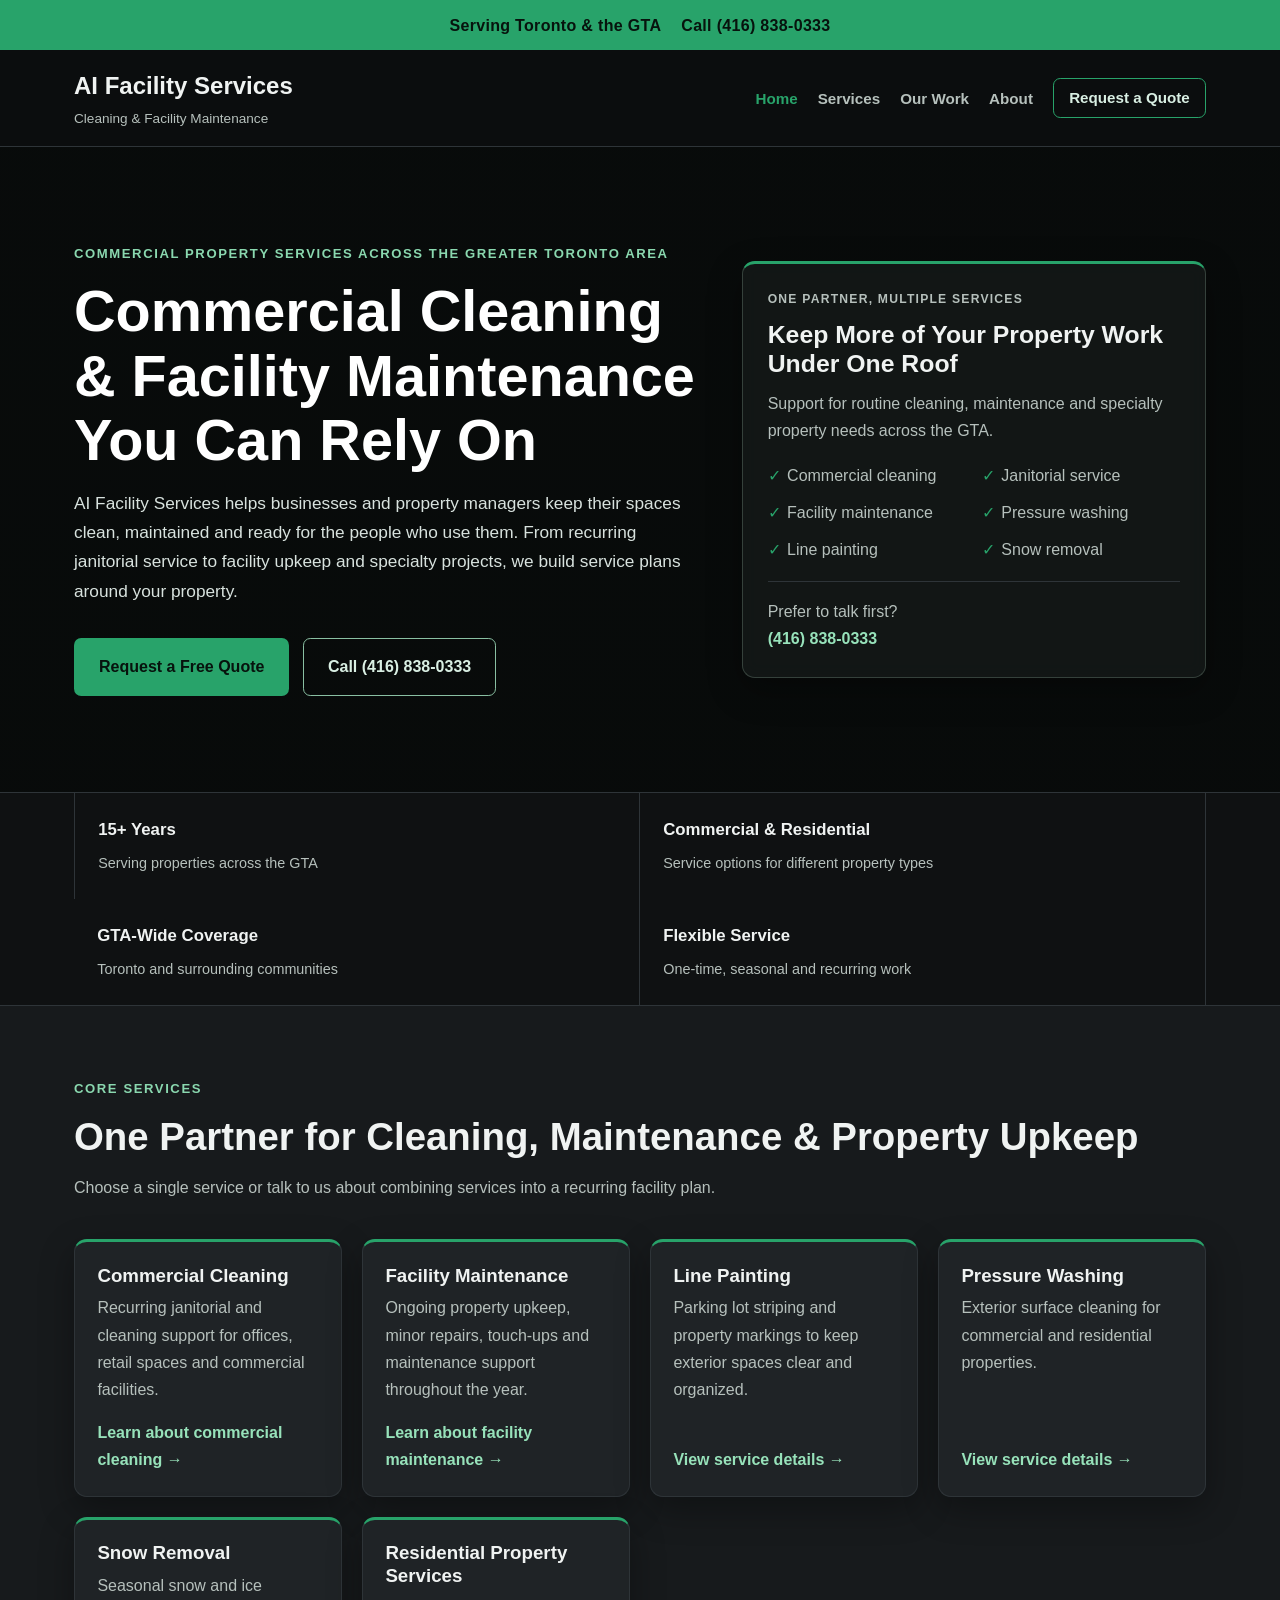
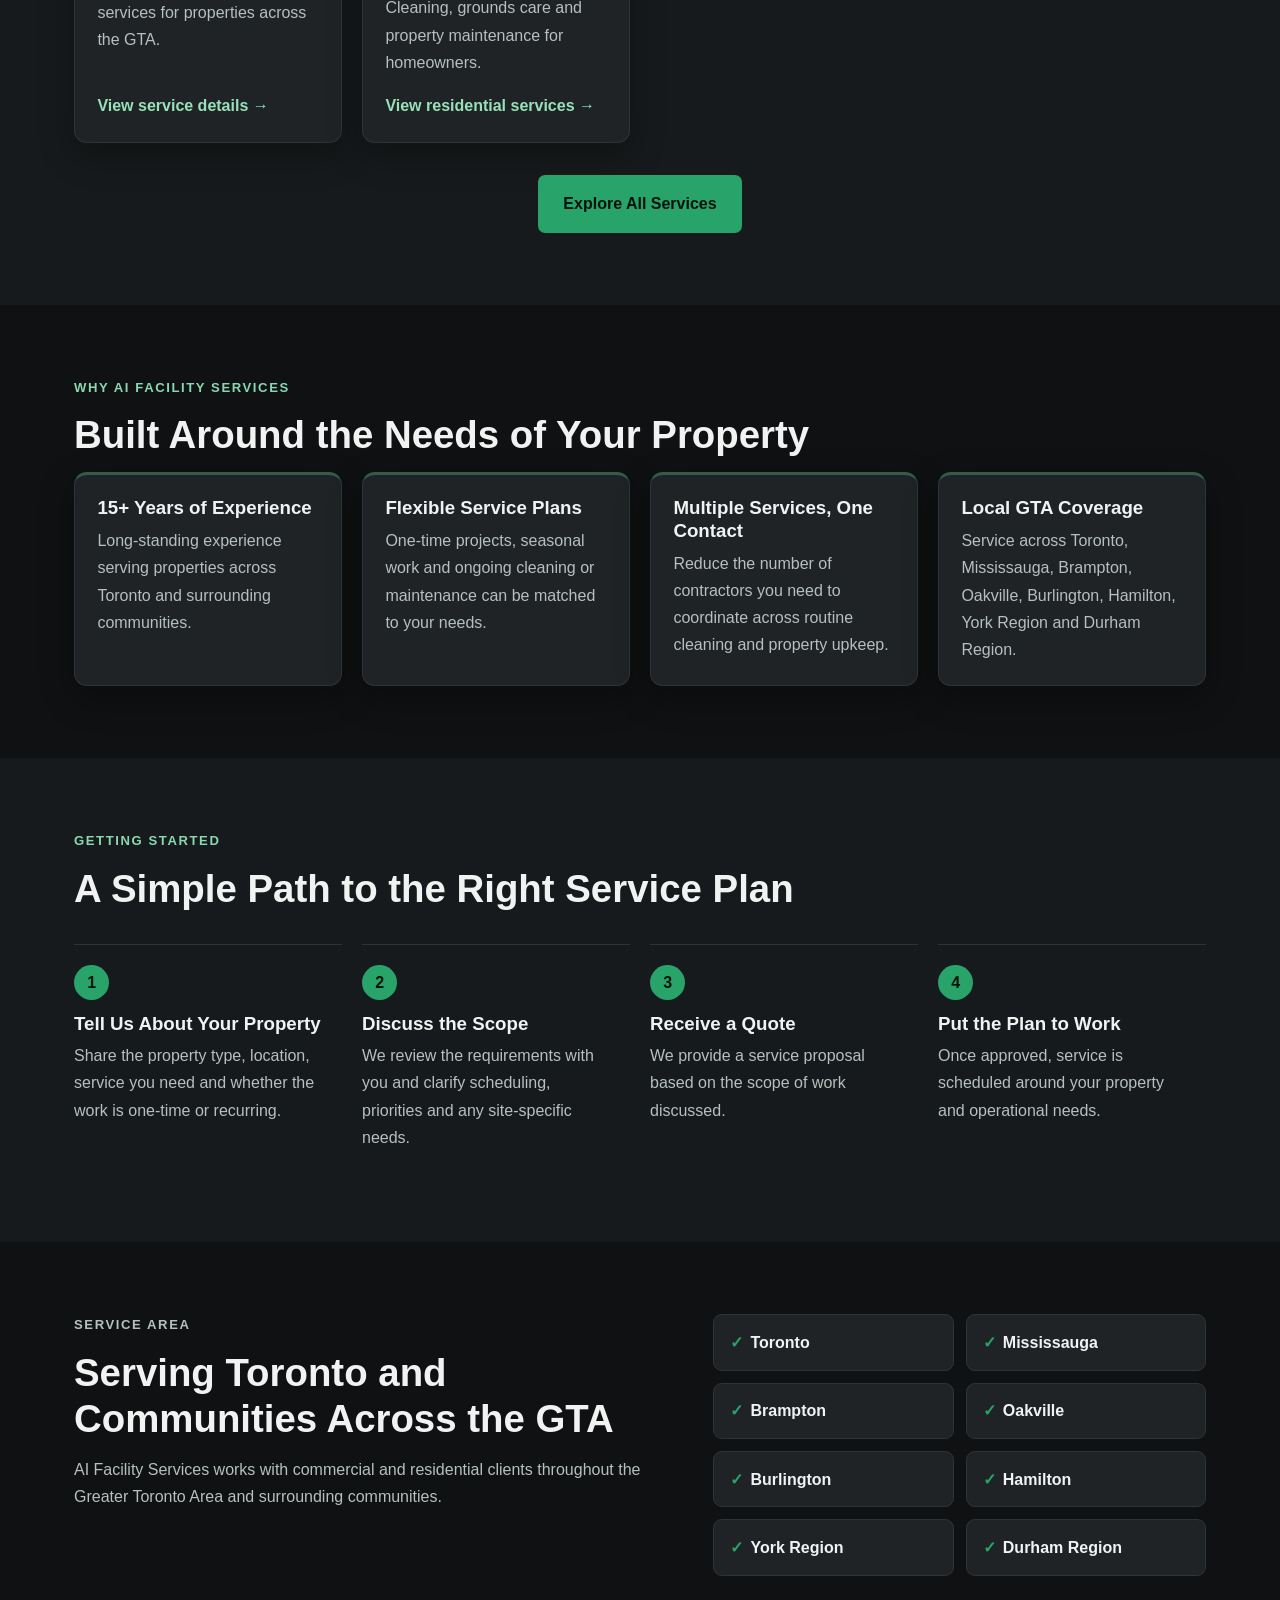
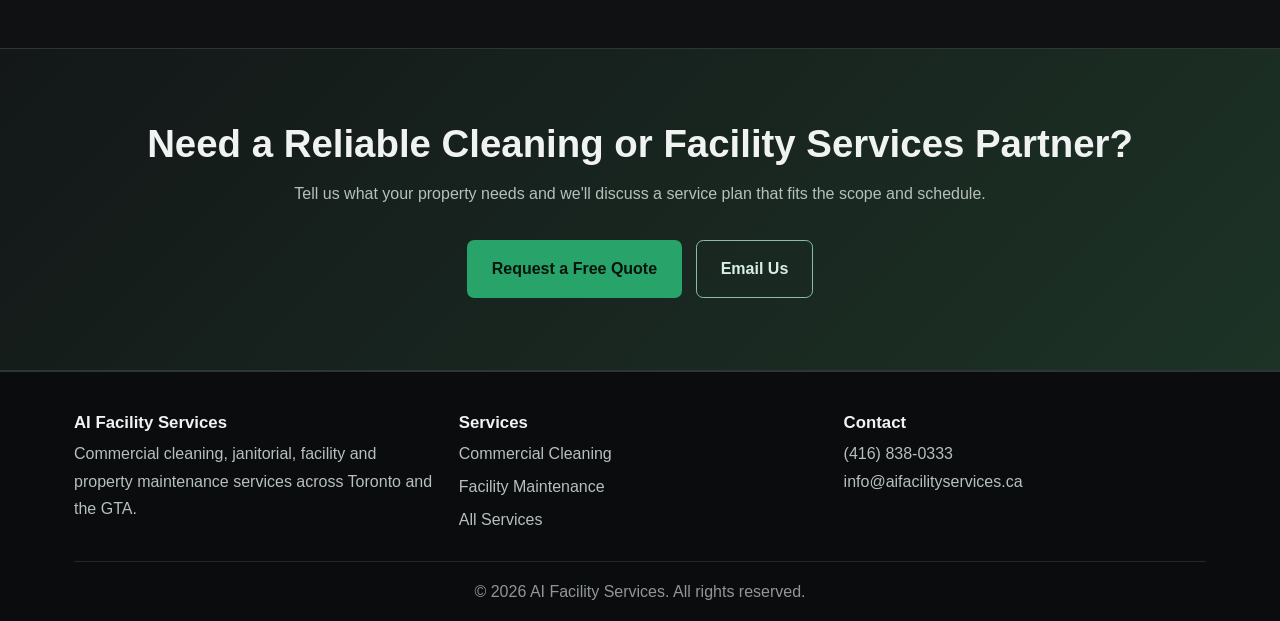
<file: index.html>
<!DOCTYPE html>
<html lang="en-CA">
<head>
    <meta charset="UTF-8">
    <meta name="viewport" content="width=device-width, initial-scale=1.0">
    <meta name="description" content="AI Facility Services provides commercial cleaning, janitorial and facility maintenance services across Toronto and the GTA, backed by 15+ years of experience.">
    <meta name="author" content="AI Facility Services">
    <link rel="canonical" href="https://aifacilityservices.ca/">

    <meta property="og:title" content="Commercial Cleaning & Facility Maintenance GTA | AI Facility Services">
    <meta property="og:description" content="Commercial cleaning, janitorial and facility maintenance services across Toronto and the Greater Toronto Area.">
    <meta property="og:type" content="website">
    <meta property="og:url" content="https://aifacilityservices.ca/">
    <meta property="og:site_name" content="AI Facility Services">

    <script type="application/ld+json">
    {
      "@context": "https://schema.org",
      "@type": "LocalBusiness",
      "name": "AI Facility Services",
      "url": "https://aifacilityservices.ca/",
      "telephone": "+1-416-838-0333",
      "email": "info@aifacilityservices.ca",
      "description": "Commercial cleaning, janitorial, facility and property maintenance services serving Toronto and the Greater Toronto Area.",
      "address": {
        "@type": "PostalAddress",
        "addressRegion": "ON",
        "addressCountry": "CA"
      },
      "areaServed": [
        "Toronto", "Mississauga", "Brampton", "Oakville", "Burlington", "Hamilton", "York Region", "Durham Region"
      ],
      "serviceType": [
        "Commercial Cleaning", "Janitorial Services", "Facility Maintenance", "Pressure Washing", "Line Painting", "Property Maintenance", "Snow Removal"
      ]
    }
    </script>

    <title>Commercial Cleaning & Facility Maintenance GTA | AI Facility Services</title>
    <link rel="stylesheet" href="css/style.css">
</head>
<body>
    <div class="header-contact">
        <span>Serving Toronto & the GTA</span>
        <a href="tel:+14168380333">Call (416) 838-0333</a>
    </div>

    <header>
        <nav aria-label="Main navigation">
            <a class="brand" href="index.html" aria-label="AI Facility Services home">
                <span class="brand-name">AI Facility Services</span>
                <span class="tagline">Cleaning & Facility Maintenance</span>
            </a>
            <ul class="nav-menu">
                <li><a href="index.html" class="active">Home</a></li>
                <li><a href="services.html">Services</a></li>
                <li><a href="gallery.html">Our Work</a></li>
                <li><a href="about.html">About</a></li>
                <li><a href="contact.html" class="nav-cta">Request a Quote</a></li>
            </ul>
        </nav>
    </header>

    <main>
        <section class="hero">
            <div class="container hero-inner">
                <div class="hero-copy">
                    <p class="eyebrow">Commercial property services across the Greater Toronto Area</p>
                    <h1>Commercial Cleaning & Facility Maintenance You Can Rely On</h1>
                    <p class="hero-lead">AI Facility Services helps businesses and property managers keep their spaces clean, maintained and ready for the people who use them. From recurring janitorial service to facility upkeep and specialty projects, we build service plans around your property.</p>
                    <div class="hero-buttons">
                        <a href="contact.html" class="cta-button">Request a Free Quote</a>
                        <a href="tel:+14168380333" class="cta-button-secondary">Call (416) 838-0333</a>
                    </div>
                </div>

                <aside class="hero-panel" aria-label="AI Facility Services overview">
                    <p class="hero-panel-label">One partner, multiple services</p>
                    <h2>Keep More of Your Property Work Under One Roof</h2>
                    <p>Support for routine cleaning, maintenance and specialty property needs across the GTA.</p>
                    <ul class="hero-service-list">
                        <li>Commercial cleaning</li>
                        <li>Janitorial service</li>
                        <li>Facility maintenance</li>
                        <li>Pressure washing</li>
                        <li>Line painting</li>
                        <li>Snow removal</li>
                    </ul>
                    <div class="hero-panel-call">
                        Prefer to talk first?<br>
                        <a href="tel:+14168380333">(416) 838-0333</a>
                    </div>
                </aside>
            </div>
        </section>

        <section class="trust-strip" aria-label="Company highlights">
            <div class="container trust-grid">
                <div class="trust-item"><strong>15+ Years</strong><span>Serving properties across the GTA</span></div>
                <div class="trust-item"><strong>Commercial & Residential</strong><span>Service options for different property types</span></div>
                <div class="trust-item"><strong>GTA-Wide Coverage</strong><span>Toronto and surrounding communities</span></div>
                <div class="trust-item"><strong>Flexible Service</strong><span>One-time, seasonal and recurring work</span></div>
            </div>
        </section>

        <section class="quick-services">
            <div class="container">
                <p class="section-kicker">Core services</p>
                <h2>One Partner for Cleaning, Maintenance & Property Upkeep</h2>
                <p class="section-intro">Choose a single service or talk to us about combining services into a recurring facility plan.</p>
                <div class="services-preview">
                    <a class="service-preview" href="commercial-cleaning.html">
                        
                        <h3>Commercial Cleaning</h3>
                        <p>Recurring janitorial and cleaning support for offices, retail spaces and commercial facilities.</p>
                        <span class="text-link">Learn about commercial cleaning →</span>
                    </a>
                    <a class="service-preview" href="facility-maintenance.html">
                        
                        <h3>Facility Maintenance</h3>
                        <p>Ongoing property upkeep, minor repairs, touch-ups and maintenance support throughout the year.</p>
                        <span class="text-link">Learn about facility maintenance →</span>
                    </a>
                    <a class="service-preview" href="services.html#line-painting">
                        
                        <h3>Line Painting</h3>
                        <p>Parking lot striping and property markings to keep exterior spaces clear and organized.</p>
                        <span class="text-link">View service details →</span>
                    </a>
                    <a class="service-preview" href="services.html#pressure-washing">
                        
                        <h3>Pressure Washing</h3>
                        <p>Exterior surface cleaning for commercial and residential properties.</p>
                        <span class="text-link">View service details →</span>
                    </a>
                    <a class="service-preview" href="services.html#snow-removal">
                        
                        <h3>Snow Removal</h3>
                        <p>Seasonal snow and ice services for properties across the GTA.</p>
                        <span class="text-link">View service details →</span>
                    </a>
                    <a class="service-preview" href="services.html#residential">
                        
                        <h3>Residential Property Services</h3>
                        <p>Cleaning, grounds care and property maintenance for homeowners.</p>
                        <span class="text-link">View residential services →</span>
                    </a>
                </div>
                <div class="centered-action">
                    <a href="services.html" class="cta-button">Explore All Services</a>
                </div>
            </div>
        </section>

        <section class="why-choose-us">
            <div class="container">
                <p class="section-kicker light">Why AI Facility Services</p>
                <h2>Built Around the Needs of Your Property</h2>
                <div class="benefits">
                    <div class="benefit-card">
                        <h3>15+ Years of Experience</h3>
                        <p>Long-standing experience serving properties across Toronto and surrounding communities.</p>
                    </div>
                    <div class="benefit-card">
                        <h3>Flexible Service Plans</h3>
                        <p>One-time projects, seasonal work and ongoing cleaning or maintenance can be matched to your needs.</p>
                    </div>
                    <div class="benefit-card">
                        <h3>Multiple Services, One Contact</h3>
                        <p>Reduce the number of contractors you need to coordinate across routine cleaning and property upkeep.</p>
                    </div>
                    <div class="benefit-card">
                        <h3>Local GTA Coverage</h3>
                        <p>Service across Toronto, Mississauga, Brampton, Oakville, Burlington, Hamilton, York Region and Durham Region.</p>
                    </div>
                </div>
            </div>
        </section>

        <section class="process-section">
            <div class="container">
                <p class="section-kicker">Getting started</p>
                <h2>A Simple Path to the Right Service Plan</h2>
                <div class="process-grid">
                    <div class="process-step"><span>1</span><h3>Tell Us About Your Property</h3><p>Share the property type, location, service you need and whether the work is one-time or recurring.</p></div>
                    <div class="process-step"><span>2</span><h3>Discuss the Scope</h3><p>We review the requirements with you and clarify scheduling, priorities and any site-specific needs.</p></div>
                    <div class="process-step"><span>3</span><h3>Receive a Quote</h3><p>We provide a service proposal based on the scope of work discussed.</p></div>
                    <div class="process-step"><span>4</span><h3>Put the Plan to Work</h3><p>Once approved, service is scheduled around your property and operational needs.</p></div>
                </div>
            </div>
        </section>

        <section class="service-area-section">
            <div class="container service-area-grid">
                <div>
                    <p class="section-kicker">Service area</p>
                    <h2>Serving Toronto and Communities Across the GTA</h2>
                    <p>AI Facility Services works with commercial and residential clients throughout the Greater Toronto Area and surrounding communities.</p>
                </div>
                <ul class="area-list">
                    <li>Toronto</li><li>Mississauga</li><li>Brampton</li><li>Oakville</li><li>Burlington</li><li>Hamilton</li><li>York Region</li><li>Durham Region</li>
                </ul>
            </div>
        </section>

        <section class="cta-section">
            <div class="container">
                <h2>Need a Reliable Cleaning or Facility Services Partner?</h2>
                <p>Tell us what your property needs and we'll discuss a service plan that fits the scope and schedule.</p>
                <div class="hero-buttons">
                    <a href="contact.html" class="cta-button cta-on-blue">Request a Free Quote</a>
                    <a href="mailto:info@aifacilityservices.ca" class="cta-button-secondary">Email Us</a>
                </div>
            </div>
        </section>
    </main>

    <footer>
        <div class="container">
            <div class="footer-content">
                <div class="footer-section">
                    <h2>AI Facility Services</h2>
                    <p>Commercial cleaning, janitorial, facility and property maintenance services across Toronto and the GTA.</p>
                </div>
                <div class="footer-section">
                    <h2>Services</h2>
                    <ul>
                        <li><a href="commercial-cleaning.html">Commercial Cleaning</a></li>
                        <li><a href="facility-maintenance.html">Facility Maintenance</a></li>
                        <li><a href="services.html">All Services</a></li>
                    </ul>
                </div>
                <div class="footer-section">
                    <h2>Contact</h2>
                    <p><a href="tel:+14168380333">(416) 838-0333</a></p>
                    <p><a href="mailto:info@aifacilityservices.ca">info@aifacilityservices.ca</a></p>
                </div>
            </div>
            <div class="footer-bottom">
                <p>&copy; 2026 AI Facility Services. All rights reserved.</p>
            </div>
        </div>
    </footer>
</body>
</html>
</file>
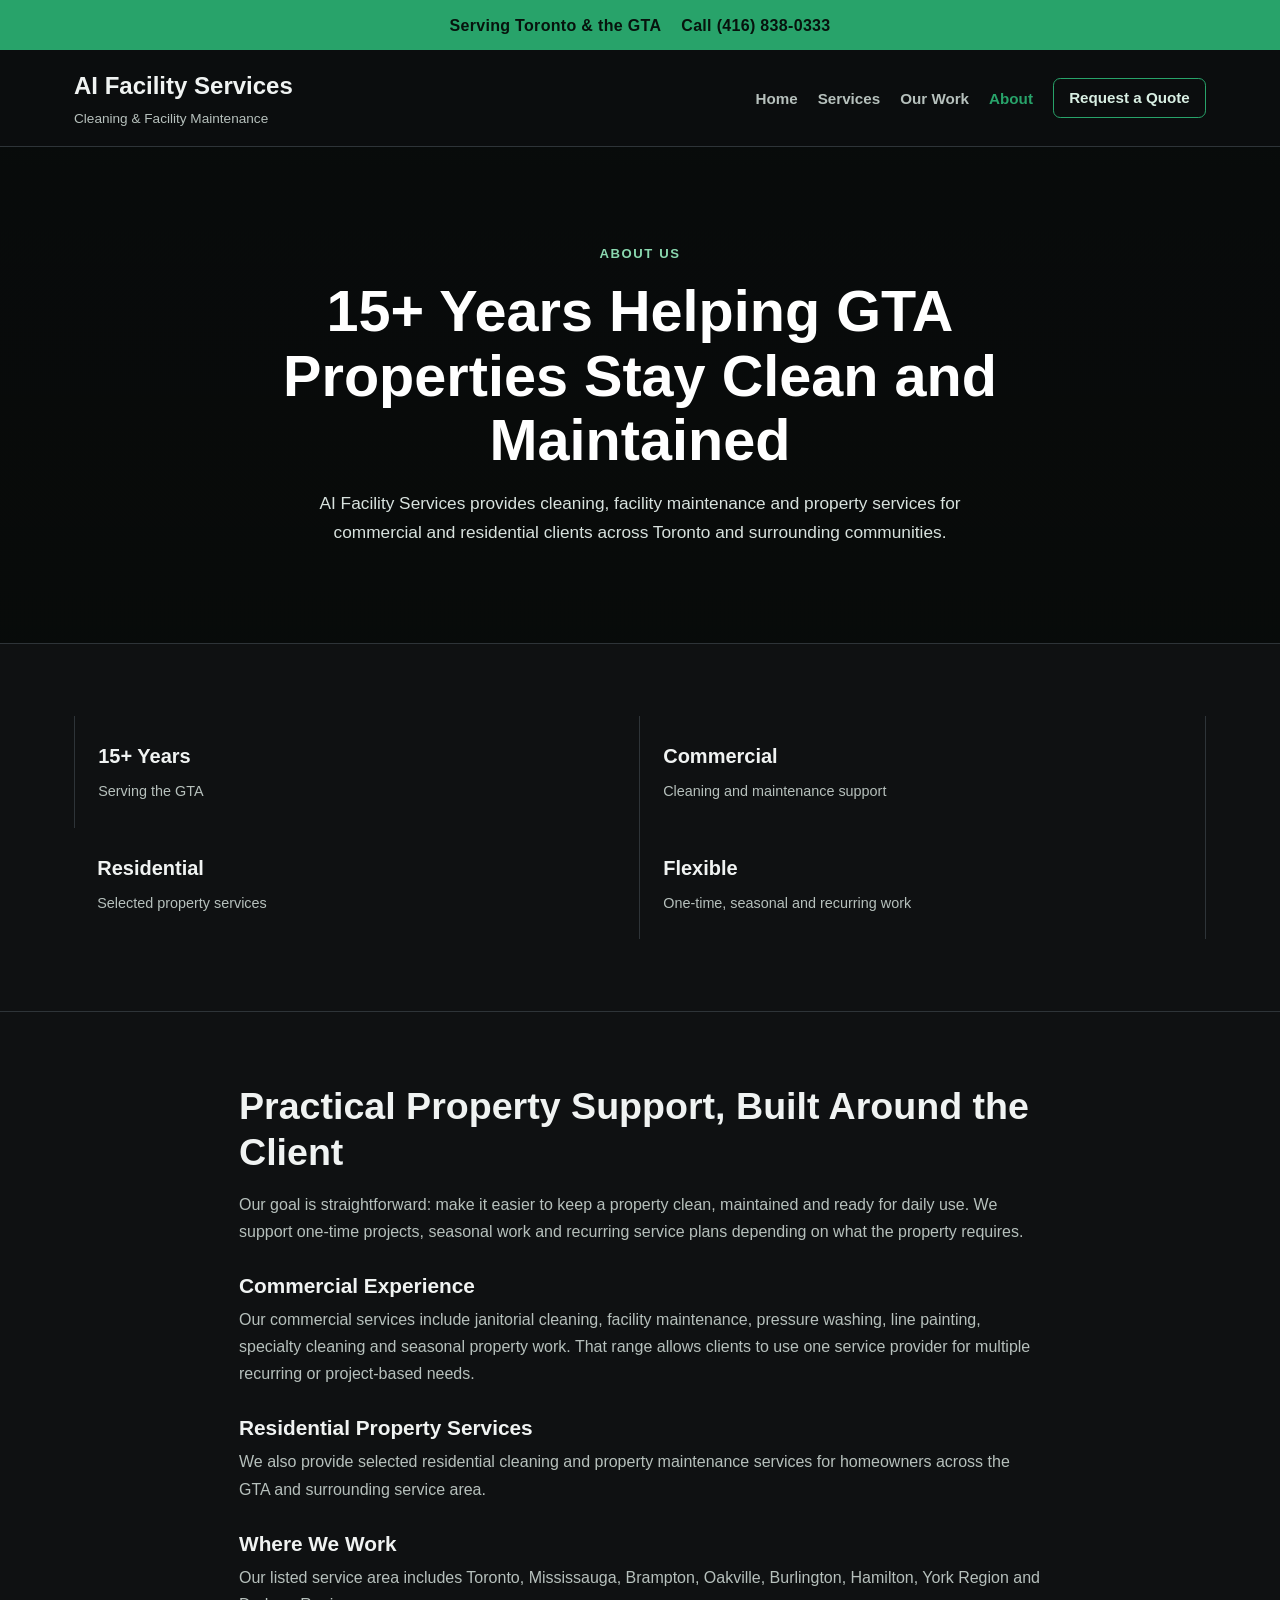
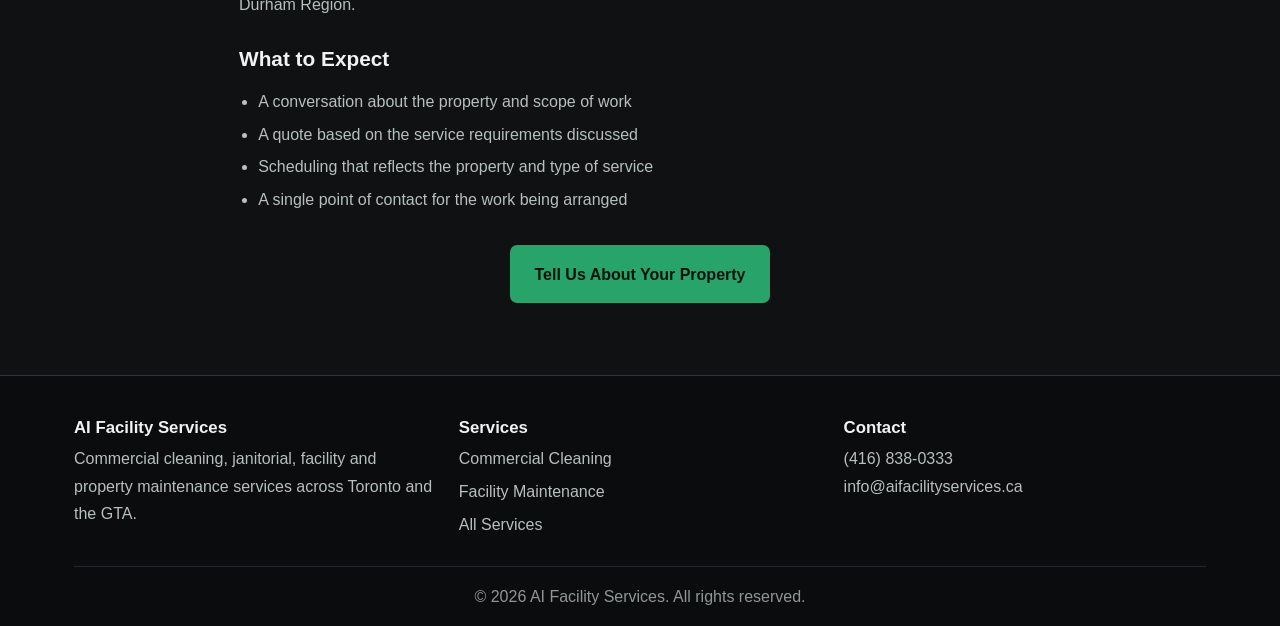
<file: about.html>
<!DOCTYPE html>
<html lang="en-CA">
<head>
    <meta charset="UTF-8">
    <meta name="viewport" content="width=device-width, initial-scale=1.0">
    <meta name="description" content="Learn about AI Facility Services, a GTA cleaning and facility maintenance company with 15+ years of experience serving commercial and residential properties.">
    <link rel="canonical" href="https://aifacilityservices.ca/about.html">
    <title>About AI Facility Services | Toronto & GTA</title>
    <link rel="stylesheet" href="css/style.css">
</head>
<body>
    <div class="header-contact"><span>Serving Toronto & the GTA</span><a href="tel:+14168380333">Call (416) 838-0333</a></div>
    <header><nav aria-label="Main navigation"><a class="brand" href="index.html"><span class="brand-name">AI Facility Services</span><span class="tagline">Cleaning & Facility Maintenance</span></a><ul class="nav-menu"><li><a href="index.html">Home</a></li><li><a href="services.html">Services</a></li><li><a href="gallery.html">Our Work</a></li><li><a href="about.html" class="active">About</a></li><li><a class="nav-cta" href="contact.html">Request a Quote</a></li></ul></nav></header>
    <main>
        <section class="page-hero" style="--hero-image: url('https://images.unsplash.com/photo-1545239351-1141bd82e8a6?auto=format&fit=crop&w=1800&q=80');"><div class="container"><p class="section-kicker">About us</p><h1>15+ Years Helping GTA Properties Stay Clean and Maintained</h1><p>AI Facility Services provides cleaning, facility maintenance and property services for commercial and residential clients across Toronto and surrounding communities.</p></div></section>
        <section class="stat-band" aria-label="Company highlights"><div class="container stat-grid"><div class="stat-item"><strong>15+ Years</strong><span>Serving the GTA</span></div><div class="stat-item"><strong>Commercial</strong><span>Cleaning and maintenance support</span></div><div class="stat-item"><strong>Residential</strong><span>Selected property services</span></div><div class="stat-item"><strong>Flexible</strong><span>One-time, seasonal and recurring work</span></div></div></section>
        <section><div class="container content-narrow">
            <h2>Practical Property Support, Built Around the Client</h2>
            <p>Our goal is straightforward: make it easier to keep a property clean, maintained and ready for daily use. We support one-time projects, seasonal work and recurring service plans depending on what the property requires.</p>
            <h3>Commercial Experience</h3>
            <p>Our commercial services include janitorial cleaning, facility maintenance, pressure washing, line painting, specialty cleaning and seasonal property work. That range allows clients to use one service provider for multiple recurring or project-based needs.</p>
            <h3>Residential Property Services</h3>
            <p>We also provide selected residential cleaning and property maintenance services for homeowners across the GTA and surrounding service area.</p>
            <h3>Where We Work</h3>
            <p>Our listed service area includes Toronto, Mississauga, Brampton, Oakville, Burlington, Hamilton, York Region and Durham Region.</p>
            <h3>What to Expect</h3>
            <ul><li>A conversation about the property and scope of work</li><li>A quote based on the service requirements discussed</li><li>Scheduling that reflects the property and type of service</li><li>A single point of contact for the work being arranged</li></ul>
            <div class="centered-action"><a href="contact.html" class="cta-button">Tell Us About Your Property</a></div>
        </div></section>
    </main>
    <footer><div class="container"><div class="footer-content"><div class="footer-section"><h2>AI Facility Services</h2><p>Commercial cleaning, janitorial, facility and property maintenance services across Toronto and the GTA.</p></div><div class="footer-section"><h2>Services</h2><ul><li><a href="commercial-cleaning.html">Commercial Cleaning</a></li><li><a href="facility-maintenance.html">Facility Maintenance</a></li><li><a href="services.html">All Services</a></li></ul></div><div class="footer-section"><h2>Contact</h2><p><a href="tel:+14168380333">(416) 838-0333</a></p><p><a href="mailto:info@aifacilityservices.ca">info@aifacilityservices.ca</a></p></div></div><div class="footer-bottom"><p>&copy; 2026 AI Facility Services. All rights reserved.</p></div></div></footer>
</body></html>
</file>
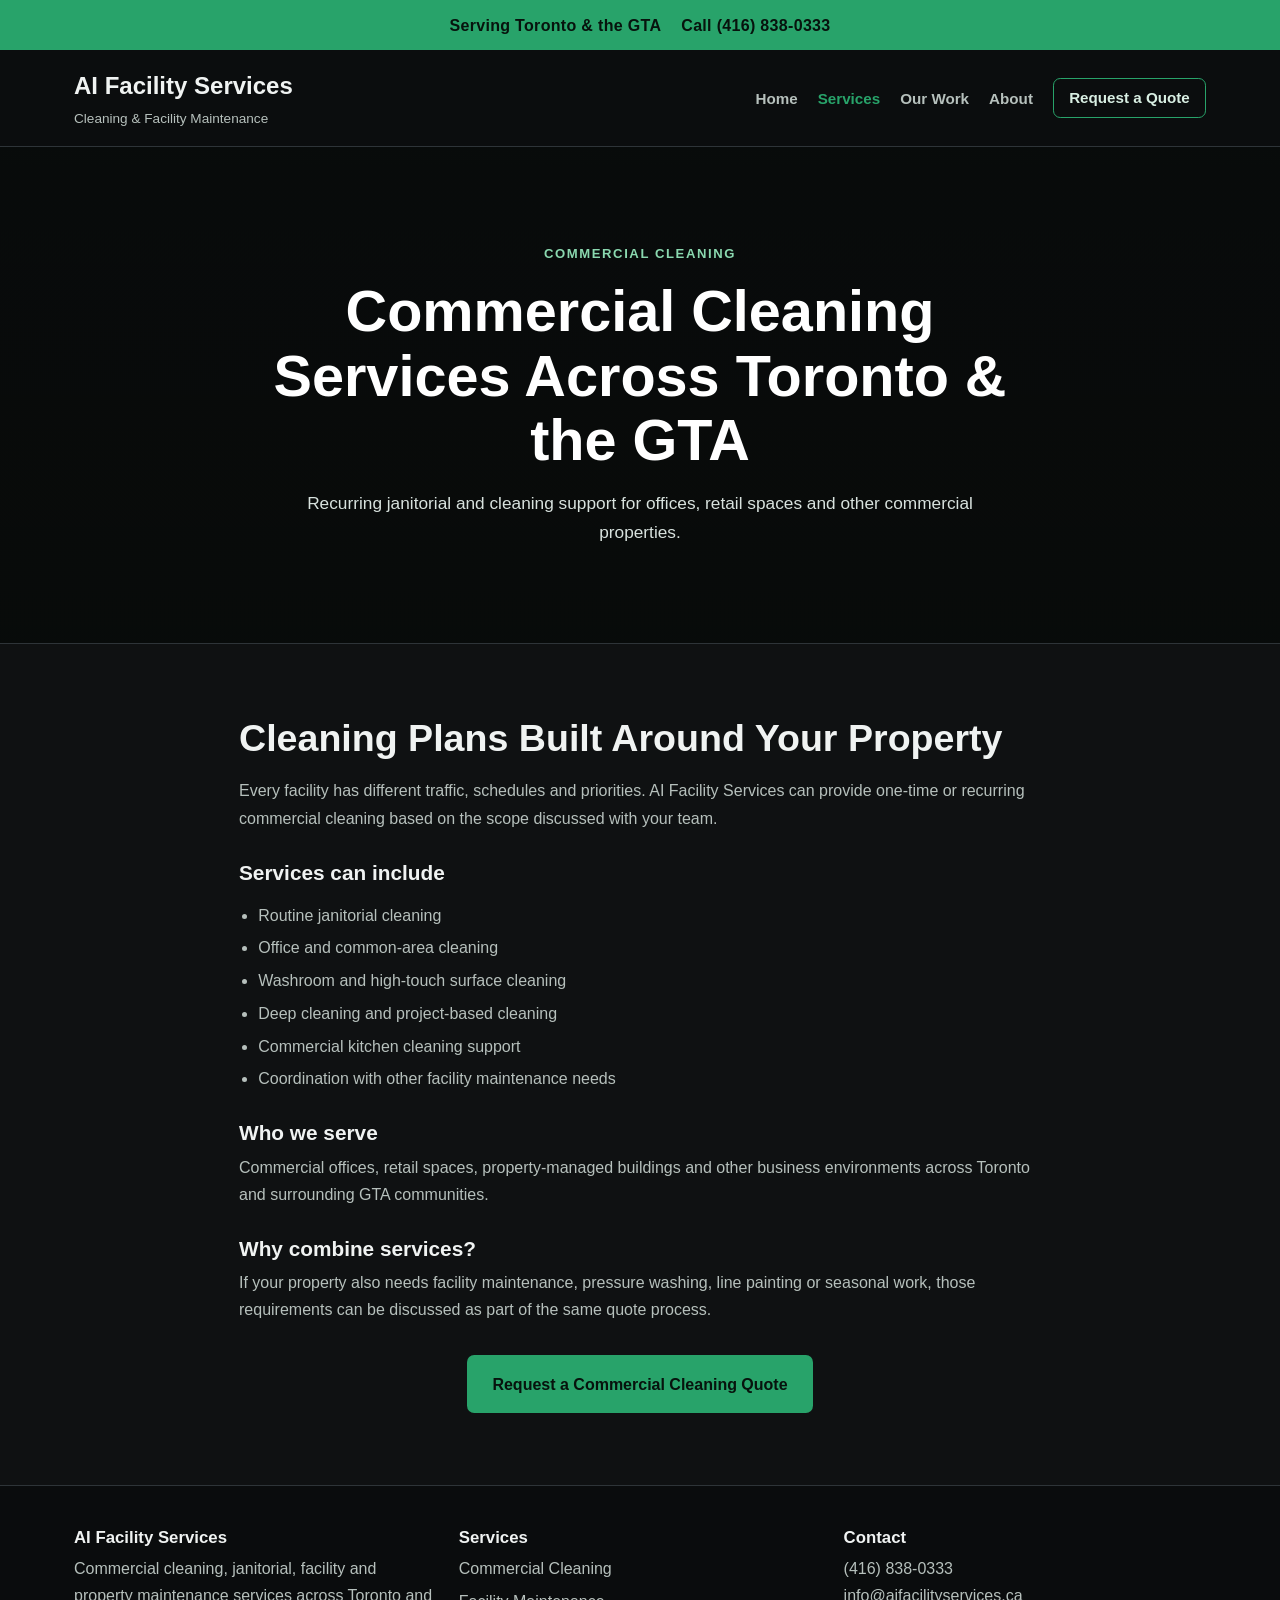
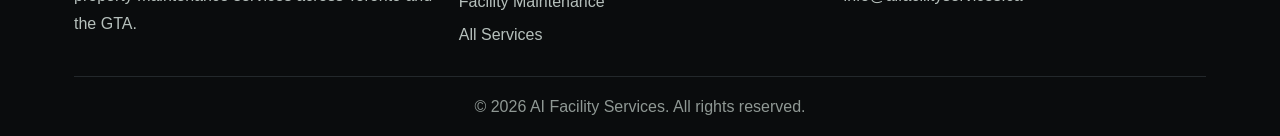
<file: commercial-cleaning.html>
<!DOCTYPE html>
<html lang="en-CA">
<head>
<meta charset="UTF-8"><meta name="viewport" content="width=device-width,initial-scale=1.0">
<meta name="description" content="Commercial cleaning and janitorial services for offices, retail and commercial properties across Toronto and the GTA. Request a quote from AI Facility Services.">
<link rel="canonical" href="https://aifacilityservices.ca/commercial-cleaning.html">
<title>Commercial Cleaning Services Toronto & GTA | AI Facility Services</title>
<link rel="stylesheet" href="css/style.css">
</head>
<body>
<div class="header-contact"><span>Serving Toronto & the GTA</span><a href="tel:+14168380333">Call (416) 838-0333</a></div>
<header><nav aria-label="Main navigation"><a class="brand" href="index.html"><span class="brand-name">AI Facility Services</span><span class="tagline">Cleaning & Facility Maintenance</span></a><ul class="nav-menu"><li><a href="index.html">Home</a></li><li><a href="services.html" class="active">Services</a></li><li><a href="gallery.html">Our Work</a></li><li><a href="about.html">About</a></li><li><a class="nav-cta" href="contact.html">Request a Quote</a></li></ul></nav></header>
<main>
<section class="page-hero" style="--hero-image: url('https://images.unsplash.com/photo-1581578731548-c64695cc6952?auto=format&fit=crop&w=1800&q=80');"><div class="container"><p class="section-kicker">Commercial cleaning</p><h1>Commercial Cleaning Services Across Toronto & the GTA</h1><p>Recurring janitorial and cleaning support for offices, retail spaces and other commercial properties.</p></div></section>
<section><div class="container content-narrow"><h2>Cleaning Plans Built Around Your Property</h2><p>Every facility has different traffic, schedules and priorities. AI Facility Services can provide one-time or recurring commercial cleaning based on the scope discussed with your team.</p><h3>Services can include</h3><ul><li>Routine janitorial cleaning</li><li>Office and common-area cleaning</li><li>Washroom and high-touch surface cleaning</li><li>Deep cleaning and project-based cleaning</li><li>Commercial kitchen cleaning support</li><li>Coordination with other facility maintenance needs</li></ul><h3>Who we serve</h3><p>Commercial offices, retail spaces, property-managed buildings and other business environments across Toronto and surrounding GTA communities.</p><h3>Why combine services?</h3><p>If your property also needs facility maintenance, pressure washing, line painting or seasonal work, those requirements can be discussed as part of the same quote process.</p><div class="centered-action"><a class="cta-button" href="contact.html">Request a Commercial Cleaning Quote</a></div></div></section>
</main>
<footer><div class="container"><div class="footer-content"><div class="footer-section"><h2>AI Facility Services</h2><p>Commercial cleaning, janitorial, facility and property maintenance services across Toronto and the GTA.</p></div><div class="footer-section"><h2>Services</h2><ul><li><a href="commercial-cleaning.html">Commercial Cleaning</a></li><li><a href="facility-maintenance.html">Facility Maintenance</a></li><li><a href="services.html">All Services</a></li></ul></div><div class="footer-section"><h2>Contact</h2><p><a href="tel:+14168380333">(416) 838-0333</a></p><p><a href="mailto:info@aifacilityservices.ca">info@aifacilityservices.ca</a></p></div></div><div class="footer-bottom"><p>&copy; 2026 AI Facility Services. All rights reserved.</p></div></div></footer>
</body></html>
</file>
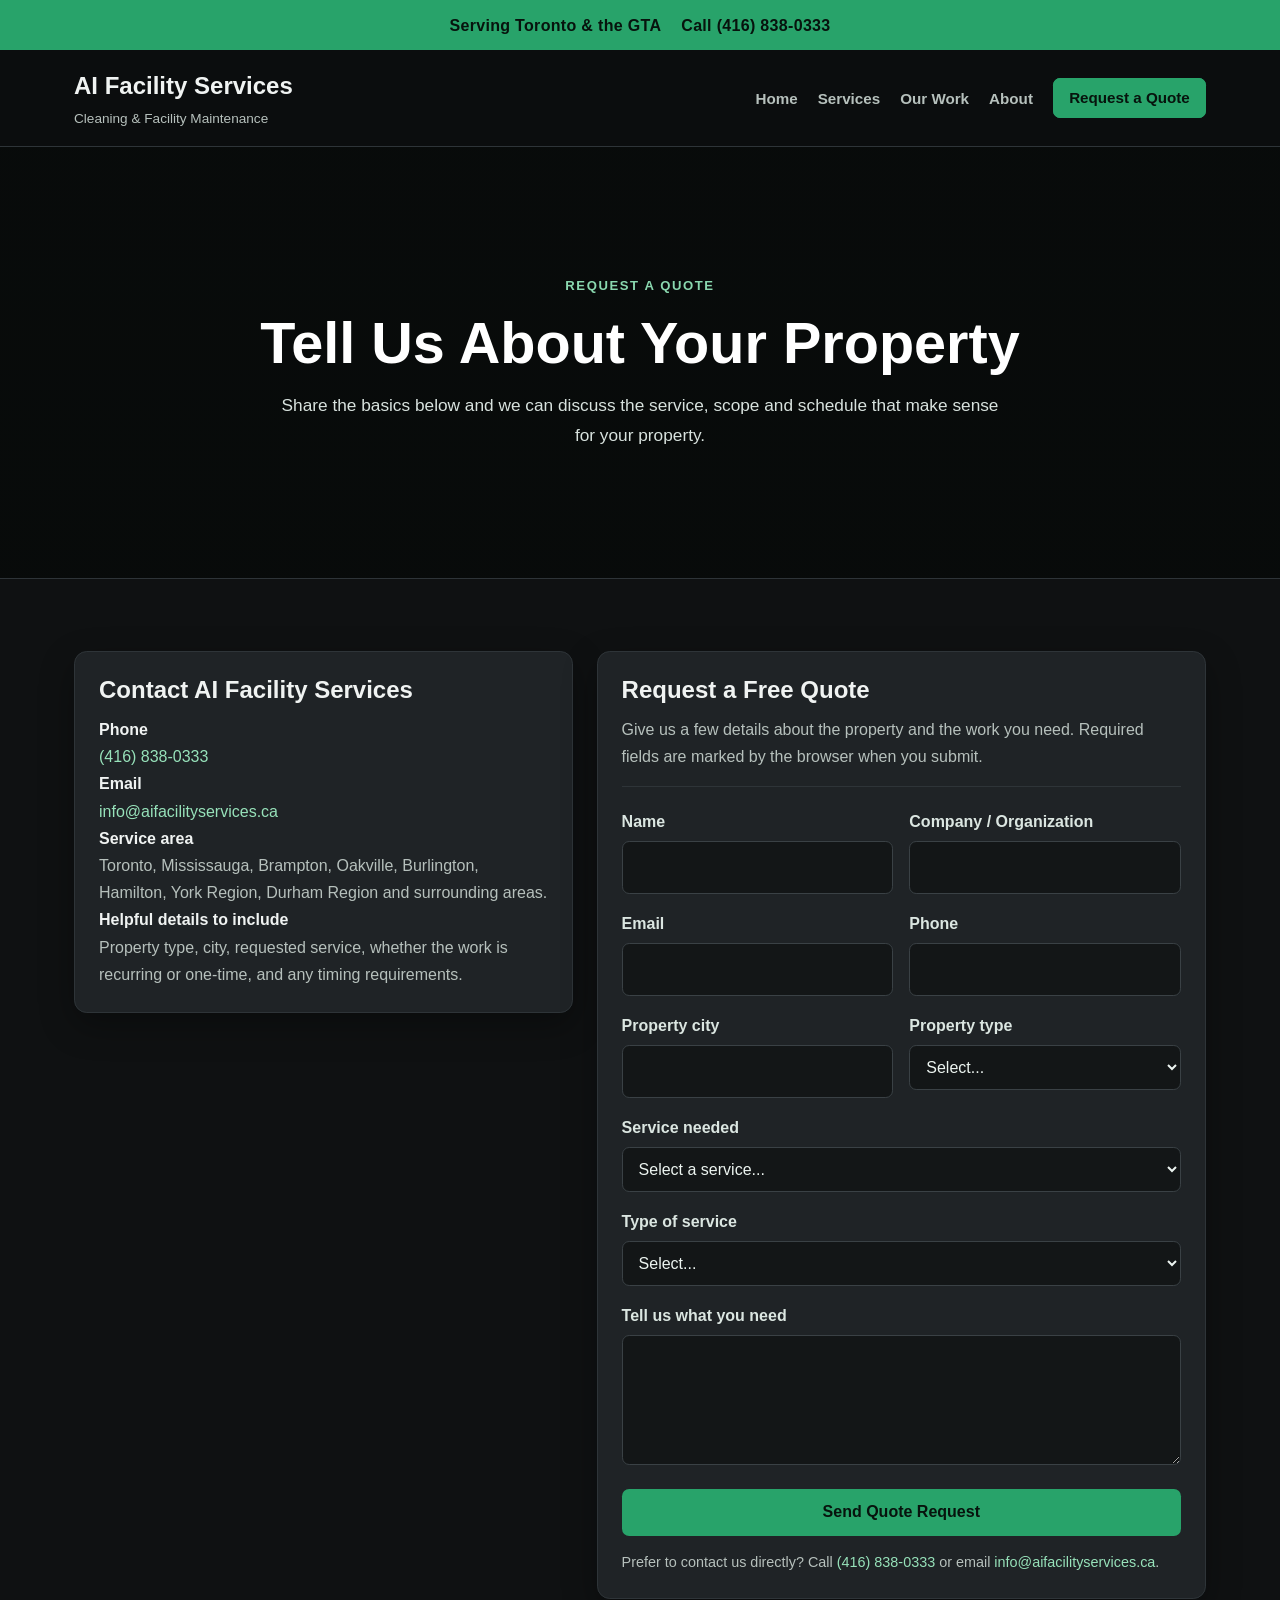
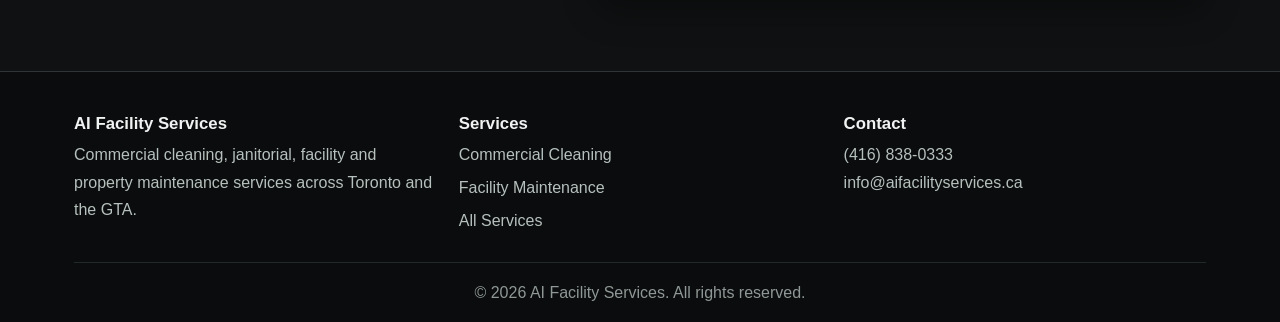
<file: contact.html>
<!DOCTYPE html>
<html lang="en-CA">
<head>
    <meta charset="UTF-8">
    <meta name="viewport" content="width=device-width, initial-scale=1.0">
    <meta name="description" content="Request a quote from AI Facility Services for commercial cleaning, facility maintenance and property services across Toronto and the GTA.">
    <link rel="canonical" href="https://aifacilityservices.ca/contact.html">
    <title>Request a Quote | AI Facility Services Toronto & GTA</title>
    <link rel="stylesheet" href="css/style.css">
</head>
<body>
    <div class="header-contact"><span>Serving Toronto & the GTA</span><a href="tel:+14168380333">Call (416) 838-0333</a></div>
    <header><nav aria-label="Main navigation"><a class="brand" href="index.html"><span class="brand-name">AI Facility Services</span><span class="tagline">Cleaning & Facility Maintenance</span></a><ul class="nav-menu"><li><a href="index.html">Home</a></li><li><a href="services.html">Services</a></li><li><a href="gallery.html">Our Work</a></li><li><a href="about.html">About</a></li><li><a class="nav-cta active" href="contact.html">Request a Quote</a></li></ul></nav></header>
    <main>
        <section class="page-hero" style="--hero-image: url('https://images.unsplash.com/photo-1497366811353-6870744d04b2?auto=format&fit=crop&w=1800&q=80');"><div class="container"><p class="section-kicker">Request a quote</p><h1>Tell Us About Your Property</h1><p>Share the basics below and we can discuss the service, scope and schedule that make sense for your property.</p></div></section>
        <section><div class="container quote-grid">
            <aside class="contact-panel">
                <h2>Contact AI Facility Services</h2>
                <p><strong>Phone</strong><br><a href="tel:+14168380333">(416) 838-0333</a></p>
                <p><strong>Email</strong><br><a href="mailto:info@aifacilityservices.ca">info@aifacilityservices.ca</a></p>
                <p><strong>Service area</strong><br>Toronto, Mississauga, Brampton, Oakville, Burlington, Hamilton, York Region, Durham Region and surrounding areas.</p>
                <p><strong>Helpful details to include</strong><br>Property type, city, requested service, whether the work is recurring or one-time, and any timing requirements.</p>
            </aside>
            <form class="contact-form" action="https://formspree.io/f/moeqoqzp" method="POST">
                <input type="hidden" name="_subject" value="New quote request from AI Facility Services website">
                <div class="form-card-header"><h2>Request a Free Quote</h2><p>Give us a few details about the property and the work you need. Required fields are marked by the browser when you submit.</p></div>
                <div class="form-row"><div class="form-group"><label for="name">Name</label><input type="text" id="name" name="Name" autocomplete="name" required></div><div class="form-group"><label for="company">Company / Organization</label><input type="text" id="company" name="Company" autocomplete="organization"></div></div>
                <div class="form-row"><div class="form-group"><label for="email">Email</label><input type="email" id="email" name="Email" autocomplete="email" required></div><div class="form-group"><label for="phone">Phone</label><input type="tel" id="phone" name="Phone" autocomplete="tel"></div></div>
                <div class="form-row"><div class="form-group"><label for="city">Property city</label><input type="text" id="city" name="Property city"></div><div class="form-group"><label for="property-type">Property type</label><select id="property-type" name="Property type"><option value="">Select...</option><option>Office / commercial</option><option>Retail</option><option>Industrial / warehouse</option><option>Restaurant / kitchen</option><option>Residential</option><option>Other</option></select></div></div>
                <div class="form-group"><label for="service">Service needed</label><select id="service" name="Service" required><option value="">Select a service...</option><option>Commercial cleaning / janitorial</option><option>Facility maintenance</option><option>Pressure washing</option><option>Parking lot line painting</option><option>Snow removal</option><option>Residential cleaning / maintenance</option><option>Dryer vent / duct cleaning</option><option>Commercial kitchen cleaning</option><option>Junk removal</option><option>Other / not sure</option></select></div>
                <div class="form-group"><label for="frequency">Type of service</label><select id="frequency" name="Frequency"><option value="">Select...</option><option>One-time project</option><option>Recurring / ongoing</option><option>Seasonal</option><option>Not sure</option></select></div>
                <div class="form-group"><label for="message">Tell us what you need</label><textarea id="message" name="Project details" required></textarea></div>
                <button type="submit" class="form-submit">Send Quote Request</button>
                <p class="form-note">Prefer to contact us directly? Call <a href="tel:+14168380333">(416) 838-0333</a> or email <a href="mailto:info@aifacilityservices.ca">info@aifacilityservices.ca</a>.</p>
            </form>
        </div></section>
    </main>
    <footer><div class="container"><div class="footer-content"><div class="footer-section"><h2>AI Facility Services</h2><p>Commercial cleaning, janitorial, facility and property maintenance services across Toronto and the GTA.</p></div><div class="footer-section"><h2>Services</h2><ul><li><a href="commercial-cleaning.html">Commercial Cleaning</a></li><li><a href="facility-maintenance.html">Facility Maintenance</a></li><li><a href="services.html">All Services</a></li></ul></div><div class="footer-section"><h2>Contact</h2><p><a href="tel:+14168380333">(416) 838-0333</a></p><p><a href="mailto:info@aifacilityservices.ca">info@aifacilityservices.ca</a></p></div></div><div class="footer-bottom"><p>&copy; 2026 AI Facility Services. All rights reserved.</p></div></div></footer>
</body></html>
</file>
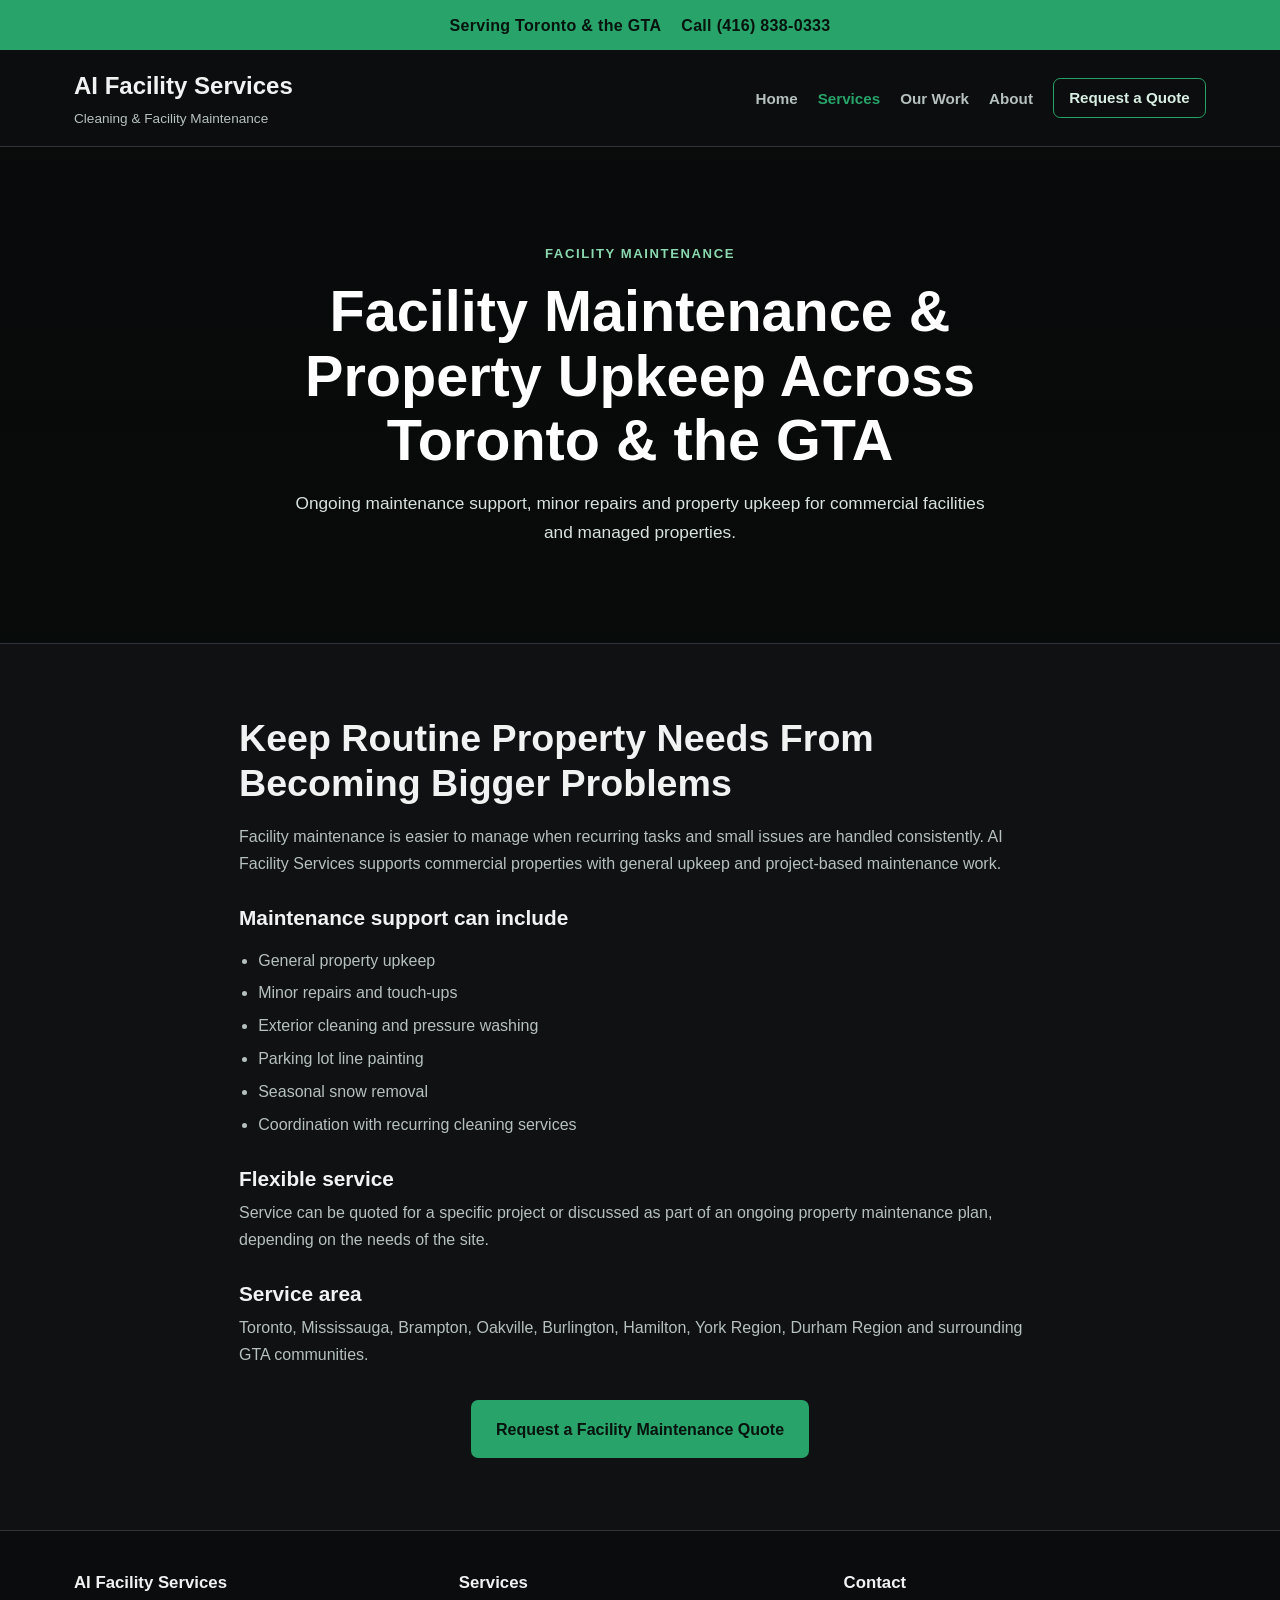
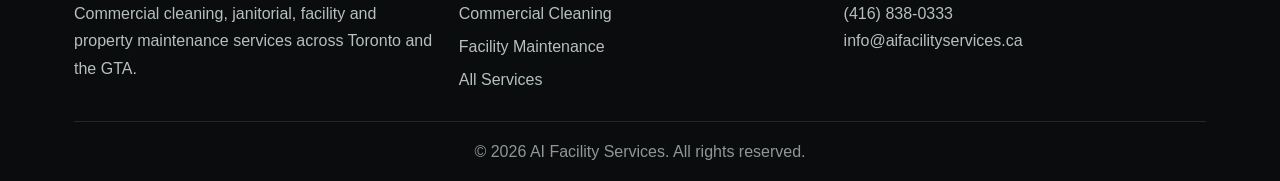
<file: facility-maintenance.html>
<!DOCTYPE html>
<html lang="en-CA">
<head>
<meta charset="UTF-8"><meta name="viewport" content="width=device-width,initial-scale=1.0">
<meta name="description" content="Facility maintenance and property upkeep services for commercial properties across Toronto and the GTA. Request a quote from AI Facility Services.">
<link rel="canonical" href="https://aifacilityservices.ca/facility-maintenance.html">
<title>Facility Maintenance Services Toronto & GTA | AI Facility Services</title>
<link rel="stylesheet" href="css/style.css">
</head>
<body>
<div class="header-contact"><span>Serving Toronto & the GTA</span><a href="tel:+14168380333">Call (416) 838-0333</a></div>
<header><nav aria-label="Main navigation"><a class="brand" href="index.html"><span class="brand-name">AI Facility Services</span><span class="tagline">Cleaning & Facility Maintenance</span></a><ul class="nav-menu"><li><a href="index.html">Home</a></li><li><a href="services.html" class="active">Services</a></li><li><a href="gallery.html">Our Work</a></li><li><a href="about.html">About</a></li><li><a class="nav-cta" href="contact.html">Request a Quote</a></li></ul></nav></header>
<main>
<section class="page-hero" style="--hero-image: url('https://images.unsplash.com/photo-1520607162513-77705c0f0d4a?auto=format&fit=crop&w=1800&q=80');"><div class="container"><p class="section-kicker">Facility maintenance</p><h1>Facility Maintenance & Property Upkeep Across Toronto & the GTA</h1><p>Ongoing maintenance support, minor repairs and property upkeep for commercial facilities and managed properties.</p></div></section>
<section><div class="container content-narrow"><h2>Keep Routine Property Needs From Becoming Bigger Problems</h2><p>Facility maintenance is easier to manage when recurring tasks and small issues are handled consistently. AI Facility Services supports commercial properties with general upkeep and project-based maintenance work.</p><h3>Maintenance support can include</h3><ul><li>General property upkeep</li><li>Minor repairs and touch-ups</li><li>Exterior cleaning and pressure washing</li><li>Parking lot line painting</li><li>Seasonal snow removal</li><li>Coordination with recurring cleaning services</li></ul><h3>Flexible service</h3><p>Service can be quoted for a specific project or discussed as part of an ongoing property maintenance plan, depending on the needs of the site.</p><h3>Service area</h3><p>Toronto, Mississauga, Brampton, Oakville, Burlington, Hamilton, York Region, Durham Region and surrounding GTA communities.</p><div class="centered-action"><a class="cta-button" href="contact.html">Request a Facility Maintenance Quote</a></div></div></section>
</main>
<footer><div class="container"><div class="footer-content"><div class="footer-section"><h2>AI Facility Services</h2><p>Commercial cleaning, janitorial, facility and property maintenance services across Toronto and the GTA.</p></div><div class="footer-section"><h2>Services</h2><ul><li><a href="commercial-cleaning.html">Commercial Cleaning</a></li><li><a href="facility-maintenance.html">Facility Maintenance</a></li><li><a href="services.html">All Services</a></li></ul></div><div class="footer-section"><h2>Contact</h2><p><a href="tel:+14168380333">(416) 838-0333</a></p><p><a href="mailto:info@aifacilityservices.ca">info@aifacilityservices.ca</a></p></div></div><div class="footer-bottom"><p>&copy; 2026 AI Facility Services. All rights reserved.</p></div></div></footer>
</body></html>
</file>
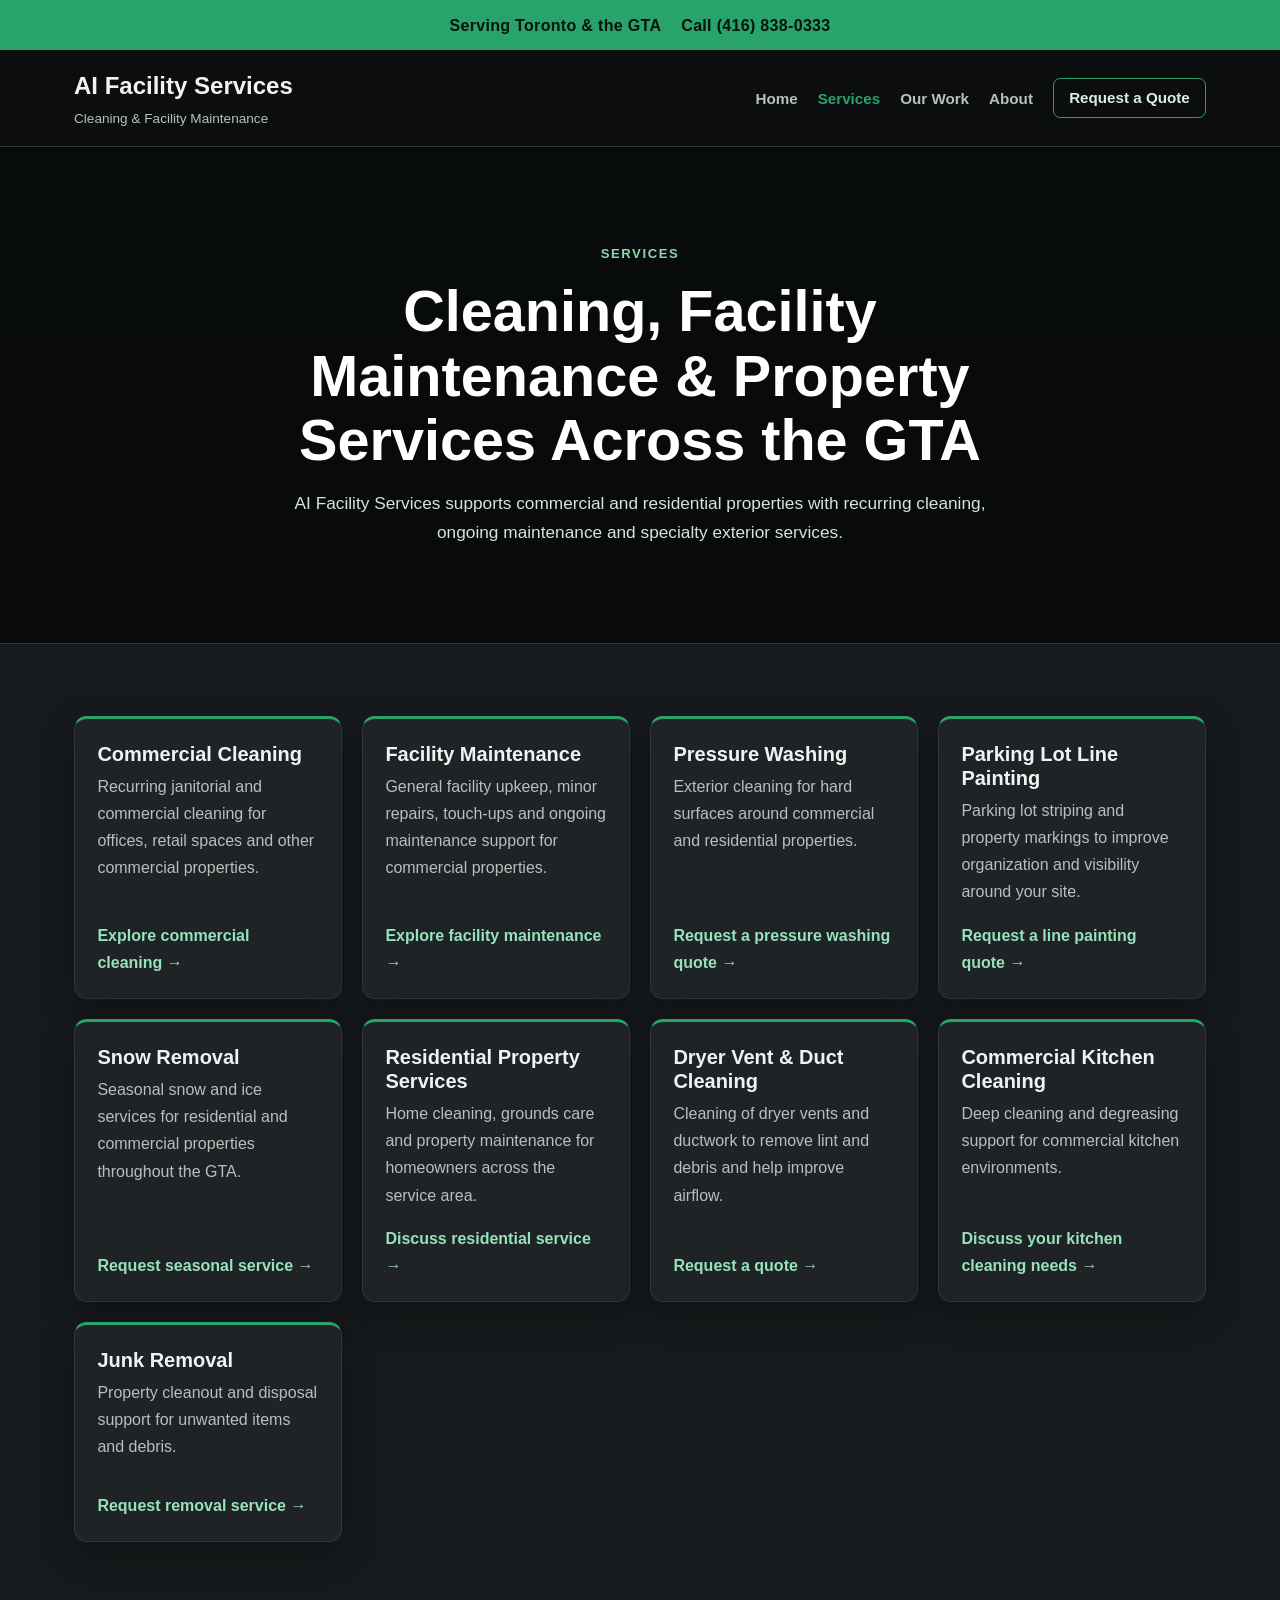
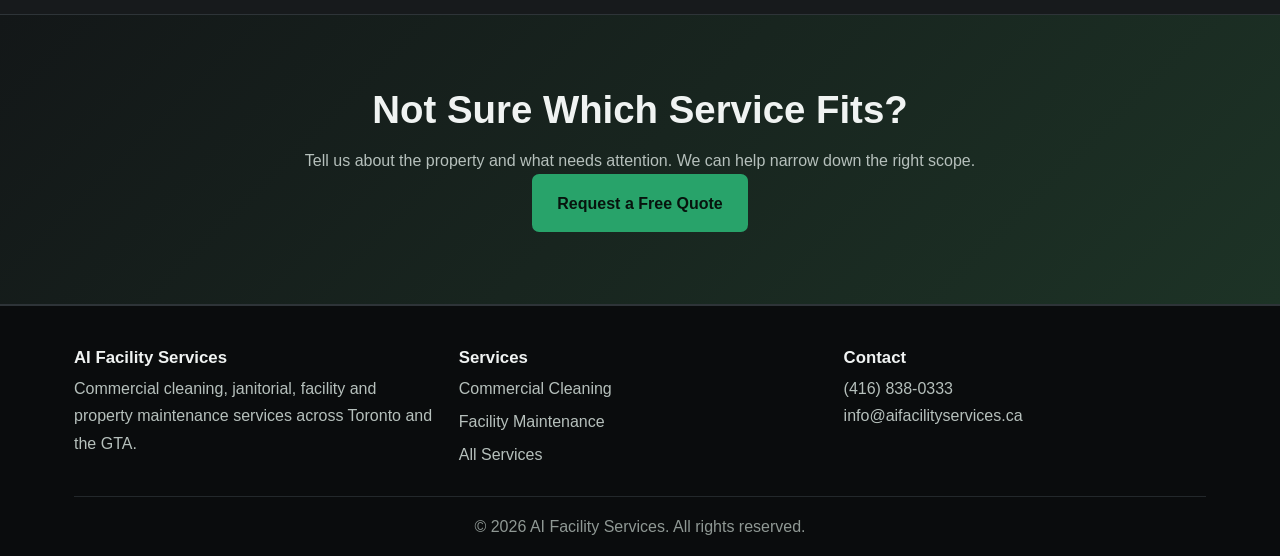
<file: services.html>
<!DOCTYPE html>
<html lang="en-CA">
<head>
    <meta charset="UTF-8">
    <meta name="viewport" content="width=device-width, initial-scale=1.0">
    <meta name="description" content="Explore commercial cleaning, janitorial, facility maintenance, pressure washing, line painting, snow removal and residential property services across Toronto and the GTA.">
    <link rel="canonical" href="https://aifacilityservices.ca/services.html">
    <title>Cleaning & Facility Maintenance Services GTA | AI Facility Services</title>
    <link rel="stylesheet" href="css/style.css">
</head>
<body>
    <div class="header-contact"><span>Serving Toronto & the GTA</span><a href="tel:+14168380333">Call (416) 838-0333</a></div>
    <header>
        <nav aria-label="Main navigation">
            <a class="brand" href="index.html"><span class="brand-name">AI Facility Services</span><span class="tagline">Cleaning & Facility Maintenance</span></a>
            <ul class="nav-menu">
                <li><a href="index.html">Home</a></li><li><a href="services.html" class="active">Services</a></li><li><a href="gallery.html">Our Work</a></li><li><a href="about.html">About</a></li><li><a class="nav-cta" href="contact.html">Request a Quote</a></li>
            </ul>
        </nav>
    </header>
    <main>
        <section class="page-hero" style="--hero-image: url('https://images.unsplash.com/photo-1603712725038-e9334ae8f39f?auto=format&fit=crop&w=1800&q=80');"><div class="container"><p class="section-kicker">Services</p><h1>Cleaning, Facility Maintenance & Property Services Across the GTA</h1><p>AI Facility Services supports commercial and residential properties with recurring cleaning, ongoing maintenance and specialty exterior services.</p></div></section>
        <section class="services"><div class="container">
            <div class="service-grid">
                <article class="service-card"><h2>Commercial Cleaning</h2><p>Recurring janitorial and commercial cleaning for offices, retail spaces and other commercial properties.</p><a href="commercial-cleaning.html">Explore commercial cleaning →</a></article>
                <article class="service-card"><h2>Facility Maintenance</h2><p>General facility upkeep, minor repairs, touch-ups and ongoing maintenance support for commercial properties.</p><a href="facility-maintenance.html">Explore facility maintenance →</a></article>
                <article class="service-card" id="pressure-washing"><h2>Pressure Washing</h2><p>Exterior cleaning for hard surfaces around commercial and residential properties.</p><a href="contact.html">Request a pressure washing quote →</a></article>
                <article class="service-card" id="line-painting"><h2>Parking Lot Line Painting</h2><p>Parking lot striping and property markings to improve organization and visibility around your site.</p><a href="contact.html">Request a line painting quote →</a></article>
                <article class="service-card" id="snow-removal"><h2>Snow Removal</h2><p>Seasonal snow and ice services for residential and commercial properties throughout the GTA.</p><a href="contact.html">Request seasonal service →</a></article>
                <article class="service-card" id="residential"><h2>Residential Property Services</h2><p>Home cleaning, grounds care and property maintenance for homeowners across the service area.</p><a href="contact.html">Discuss residential service →</a></article>
                <article class="service-card"><h2>Dryer Vent & Duct Cleaning</h2><p>Cleaning of dryer vents and ductwork to remove lint and debris and help improve airflow.</p><a href="contact.html">Request a quote →</a></article>
                <article class="service-card"><h2>Commercial Kitchen Cleaning</h2><p>Deep cleaning and degreasing support for commercial kitchen environments.</p><a href="contact.html">Discuss your kitchen cleaning needs →</a></article>
                <article class="service-card"><h2>Junk Removal</h2><p>Property cleanout and disposal support for unwanted items and debris.</p><a href="contact.html">Request removal service →</a></article>
            </div>
        </div></section>
        <section class="cta-section"><div class="container"><h2>Not Sure Which Service Fits?</h2><p>Tell us about the property and what needs attention. We can help narrow down the right scope.</p><a class="cta-button cta-on-blue" href="contact.html">Request a Free Quote</a></div></section>
    </main>
    <footer><div class="container"><div class="footer-content"><div class="footer-section"><h2>AI Facility Services</h2><p>Commercial cleaning, janitorial, facility and property maintenance services across Toronto and the GTA.</p></div><div class="footer-section"><h2>Services</h2><ul><li><a href="commercial-cleaning.html">Commercial Cleaning</a></li><li><a href="facility-maintenance.html">Facility Maintenance</a></li><li><a href="services.html">All Services</a></li></ul></div><div class="footer-section"><h2>Contact</h2><p><a href="tel:+14168380333">(416) 838-0333</a></p><p><a href="mailto:info@aifacilityservices.ca">info@aifacilityservices.ca</a></p></div></div><div class="footer-bottom"><p>&copy; 2026 AI Facility Services. All rights reserved.</p></div></div></footer>
</body></html>
</file>
<file: css/style.css>
:root {
    --bg-primary: #0f1112;
    --bg-secondary: #171a1c;
    --bg-tertiary: #1f2326;
    --text-primary: #f0f3f2;
    --text-secondary: #b6c0bc;
    --accent: #28a36a;
    --accent-dark: #1f7f53;
    --border: #2e3438;
    --shadow: 0 12px 35px rgba(0, 0, 0, 0.32);
    --max-width: 1180px;
}

* {
    margin: 0;
    padding: 0;
    box-sizing: border-box;
}

html {
    scroll-behavior: smooth;
}

body {
    font-family: "Segoe UI", Tahoma, Geneva, Verdana, sans-serif;
    line-height: 1.7;
    background: var(--bg-primary);
    color: var(--text-secondary);
    -webkit-font-smoothing: antialiased;
}

a {
    color: inherit;
}

img {
    max-width: 100%;
    display: block;
}

h1,
h2,
h3,
h4 {
    color: var(--text-primary);
    line-height: 1.2;
}

.container {
    max-width: var(--max-width);
    margin: 0 auto;
    padding: 0 1.5rem;
}

:focus-visible {
    outline: 2px solid #8ad8af;
    outline-offset: 3px;
}

/* Contact bar */
.header-contact {
    background: var(--accent);
    color: #07130d;
    text-align: center;
    padding: 0.72rem 1rem;
    font-weight: 700;
    letter-spacing: 0.02em;
    display: flex;
    justify-content: center;
    gap: 1.25rem;
    flex-wrap: wrap;
}

.header-contact a {
    text-decoration: none;
}

.header-contact a:hover {
    text-decoration: underline;
}

/* Header */
header {
    background: rgba(12, 14, 15, 0.95);
    border-bottom: 1px solid var(--border);
    position: sticky;
    top: 0;
    z-index: 100;
    backdrop-filter: blur(8px);
}

header nav {
    max-width: var(--max-width);
    margin: 0 auto;
    padding: 1rem 1.5rem;
    display: flex;
    align-items: center;
    justify-content: space-between;
    gap: 1rem;
}

.brand {
    display: flex;
    flex-direction: column;
    text-decoration: none;
}

.brand-name {
    color: var(--text-primary);
    font-size: 1.5rem;
    font-weight: 700;
}

.tagline {
    color: var(--text-secondary);
    font-size: 0.85rem;
}

.nav-menu {
    list-style: none;
    display: flex;
    align-items: center;
    gap: 1.25rem;
}

.nav-menu a {
    text-decoration: none;
    color: var(--text-secondary);
    font-weight: 600;
    font-size: 0.95rem;
    transition: color 0.25s ease, background 0.25s ease;
}

.nav-menu a:hover,
.nav-menu a.active {
    color: var(--accent);
}

.nav-menu .nav-cta {
    border: 1px solid var(--accent);
    border-radius: 0.45rem;
    padding: 0.65rem 0.95rem;
    color: #d9efe3;
}

.nav-menu .nav-cta:hover,
.nav-menu .nav-cta.active {
    background: var(--accent);
    color: #07130d;
}

/* Heroes */
.hero,
.page-hero {
    --hero-image: url("https://images.unsplash.com/photo-1520607162513-77705c0f0d4a?auto=format&fit=crop&w=1800&q=80");
    position: relative;
    min-height: 64vh;
    padding: 6rem 1.5rem;
    display: flex;
    align-items: center;
    overflow: hidden;
    border-bottom: 1px solid var(--border);
    background: #0b0d0e;
}

.hero::before,
.page-hero::before {
    content: "";
    position: absolute;
    inset: 0;
    background-image: linear-gradient(rgba(7, 10, 9, 0.72), rgba(7, 10, 9, 0.78)), var(--hero-image);
    background-size: cover;
    background-position: center;
}

.hero-inner,
.page-hero .container {
    position: relative;
    z-index: 1;
}

.hero-inner {
    width: 100%;
    display: grid;
    grid-template-columns: minmax(0, 1.15fr) minmax(300px, 0.85fr);
    gap: 2.5rem;
    align-items: center;
}

.hero-copy {
    max-width: 760px;
}

.eyebrow,
.section-kicker {
    color: #8ad8af;
    text-transform: uppercase;
    letter-spacing: 0.12em;
    font-size: 0.82rem;
    font-weight: 700;
    margin-bottom: 0.85rem;
}

.hero h1,
.page-hero h1 {
    color: #ffffff;
    font-size: clamp(2.2rem, 4.5vw, 3.7rem);
    line-height: 1.12;
    margin-bottom: 1rem;
}

.hero-lead,
.page-hero p:last-child {
    color: #d8e2de;
    font-size: 1.08rem;
    max-width: 720px;
}

.hero-buttons,
.cta-buttons {
    display: flex;
    flex-wrap: wrap;
    gap: 0.85rem;
    margin-top: 2rem;
}

.hero-panel {
    background: rgba(20, 25, 23, 0.88);
    border: 1px solid #35413b;
    border-top: 3px solid var(--accent);
    border-radius: 0.8rem;
    box-shadow: var(--shadow);
    padding: 1.55rem;
    backdrop-filter: blur(8px);
}

.hero-panel-label {
    color: #8ad8af;
    text-transform: uppercase;
    letter-spacing: 0.1em;
    font-size: 0.76rem;
    font-weight: 700;
    margin-bottom: 0.6rem;
}

.hero-panel h2 {
    color: var(--text-primary);
    font-size: 1.55rem;
    margin-bottom: 0.7rem;
}

.hero-panel p,
.hero-panel-call {
    color: var(--text-secondary);
}

.hero-service-list {
    list-style: none;
    display: grid;
    grid-template-columns: 1fr 1fr;
    gap: 0.6rem 1rem;
    margin: 1.1rem 0;
}

.hero-service-list li::before {
    content: "✓";
    color: var(--accent);
    margin-right: 0.4rem;
}

.hero-panel-call {
    border-top: 1px solid var(--border);
    padding-top: 1rem;
}

.hero-panel-call a {
    color: #97e2ba;
    font-weight: 700;
    text-decoration: none;
}

.page-hero {
    min-height: 48vh;
    justify-content: center;
    text-align: center;
}

.page-hero .container {
    max-width: 850px;
}

.page-hero h1 {
    margin-left: auto;
    margin-right: auto;
}

.page-hero p:last-child {
    margin-left: auto;
    margin-right: auto;
}

/* Buttons */
.cta-button,
.cta-button-secondary,
.form-submit {
    display: inline-block;
    padding: 0.9rem 1.5rem;
    border-radius: 0.45rem;
    border: 1px solid transparent;
    text-decoration: none;
    font-weight: 700;
    transition: all 0.25s ease;
}

.cta-button,
.form-submit {
    background: var(--accent);
    color: #07130d;
}

.cta-button:hover,
.form-submit:hover {
    background: #34b978;
    transform: translateY(-1px);
}

.cta-button-secondary {
    background: transparent;
    border-color: #89bfa2;
    color: #d9efe3;
}

.cta-button-secondary:hover {
    border-color: var(--accent);
    color: #ffffff;
}

/* Main sections */
section:not(.hero):not(.page-hero):not(.trust-strip) {
    padding: 4.5rem 0;
}

.quick-services,
.process-section,
.gallery,
.services {
    background: var(--bg-secondary);
}

.why-choose-us,
.service-area-section {
    background: var(--bg-primary);
}

.quick-services > .container > h2,
.process-section > .container > h2,
.why-choose-us > .container > h2,
.service-area-section h2 {
    font-size: clamp(1.9rem, 3vw, 2.5rem);
    margin-bottom: 0.85rem;
}

.section-intro,
.service-area-section p,
.process-step p,
.service-preview p,
.service-card p,
.benefit-card p,
.content-narrow p,
.content-narrow li,
.project-body p,
.contact-panel p {
    color: var(--text-secondary);
}

.section-intro {
    max-width: 760px;
    margin-bottom: 2.4rem;
}

.centered-action {
    text-align: center;
    margin-top: 2rem;
}

/* Trust / stats */
.trust-strip,
.stat-band {
    background: var(--bg-primary);
    border-bottom: 1px solid var(--border);
}

.trust-grid,
.stat-grid {
    display: grid;
    grid-template-columns: repeat(4, 1fr);
}

.trust-item,
.stat-item {
    padding: 1.45rem;
    border-right: 1px solid var(--border);
}

.trust-item:first-child,
.stat-item:first-child {
    border-left: 1px solid var(--border);
}

.trust-item strong,
.stat-item strong {
    display: block;
    color: var(--text-primary);
    font-size: 1.05rem;
    margin-bottom: 0.25rem;
}

.stat-item strong {
    font-size: 1.25rem;
}

.trust-item span,
.stat-item span {
    color: var(--text-secondary);
    font-size: 0.9rem;
}

/* Cards */
.services-preview,
.service-grid,
.benefits,
.process-grid,
.project-grid,
.gallery-grid {
    display: grid;
    grid-template-columns: repeat(auto-fit, minmax(230px, 1fr));
    gap: 1.25rem;
}

.service-preview,
.service-card,
.benefit-card,
.project-card,
.contact-form,
.contact-panel,
.gallery-placeholder {
    background: var(--bg-tertiary);
    border: 1px solid var(--border);
    border-radius: 0.8rem;
    box-shadow: var(--shadow);
}

.service-preview,
.service-card,
.benefit-card {
    padding: 1.4rem;
}

.service-preview,
.service-card {
    border-top: 3px solid var(--accent);
}

.service-preview {
    display: flex;
    flex-direction: column;
    text-decoration: none;
    transition: transform 0.25s ease, border-color 0.25s ease;
}

.service-preview:hover,
.service-card:hover {
    transform: translateY(-2px);
    border-color: #3b5147;
}

.service-icon {
    color: var(--accent);
    margin-bottom: 0.65rem;
}

.service-preview h3,
.service-card h2,
.benefit-card h3,
.process-step h3,
.project-body h2 {
    color: var(--text-primary);
    margin-bottom: 0.45rem;
}

.service-card {
    display: flex;
    flex-direction: column;
    min-height: 220px;
}

.service-card h2 {
    font-size: 1.25rem;
}

.text-link,
.service-card a {
    color: #97e2ba;
    font-weight: 700;
    text-decoration: none;
    margin-top: auto;
    padding-top: 1rem;
}

.text-link:hover,
.service-card a:hover {
    color: var(--accent);
}

.service-card[id] {
    scroll-margin-top: 110px;
}

/* Why us */
.why-choose-us h2 {
    color: var(--text-primary);
}

.benefit-card {
    border-top: 3px solid #385b49;
}

/* Process */
.process-grid {
    margin-top: 2rem;
}

.process-step {
    padding: 1.2rem 1rem 1.2rem 0;
    border-top: 1px solid var(--border);
}

.process-step span {
    display: inline-flex;
    width: 2.2rem;
    height: 2.2rem;
    align-items: center;
    justify-content: center;
    border-radius: 50%;
    background: var(--accent);
    color: #07130d;
    font-weight: 800;
    margin-bottom: 0.8rem;
}

/* Service area */
.service-area-grid {
    display: grid;
    grid-template-columns: 1.2fr 1fr;
    gap: 3rem;
    align-items: start;
}

.area-list {
    list-style: none;
    display: grid;
    grid-template-columns: 1fr 1fr;
    gap: 0.75rem;
}

.area-list li {
    background: var(--bg-tertiary);
    border: 1px solid var(--border);
    border-radius: 0.55rem;
    padding: 0.85rem 1rem;
    color: var(--text-primary);
    font-weight: 600;
}

.area-list li::before {
    content: "✓";
    color: var(--accent);
    margin-right: 0.45rem;
}

/* CTA */
.cta-section {
    background: linear-gradient(135deg, #131718 0%, #1d3326 100%);
    text-align: center;
    border-top: 1px solid var(--border);
    border-bottom: 1px solid var(--border);
}

.cta-section h2 {
    color: var(--text-primary);
    font-size: clamp(1.9rem, 3vw, 2.5rem);
    margin-bottom: 0.85rem;
}

.cta-section p {
    max-width: 700px;
    margin: 0 auto;
    color: var(--text-secondary);
}

.cta-section .hero-buttons {
    justify-content: center;
}

.cta-on-blue {
    background: var(--accent);
    color: #07130d;
}

/* Interior content */
.content-narrow {
    max-width: 850px;
    margin: 0 auto;
}

.content-narrow h2 {
    color: var(--text-primary);
    font-size: clamp(1.8rem, 3vw, 2.35rem);
    margin-bottom: 1rem;
}

.content-narrow h3 {
    color: var(--text-primary);
    font-size: 1.3rem;
    margin: 1.8rem 0 0.45rem;
}

.content-narrow ul {
    margin: 1rem 0 0 1.2rem;
}

.content-narrow li {
    margin-bottom: 0.35rem;
}

/* Contact */
.quote-grid {
    display: grid;
    grid-template-columns: 0.9fr 1.1fr;
    gap: 1.5rem;
    align-items: start;
}

.contact-panel,
.contact-form {
    padding: 1.5rem;
}

.contact-panel h2,
.form-card-header h2 {
    color: var(--text-primary);
    margin-bottom: 0.7rem;
}

.contact-panel strong {
    color: var(--text-primary);
}

.contact-panel a,
.form-note a {
    color: #97e2ba;
    text-decoration: none;
}

.contact-panel a:hover,
.form-note a:hover {
    text-decoration: underline;
}

.form-card-header {
    margin-bottom: 1.3rem;
    padding-bottom: 1rem;
    border-bottom: 1px solid var(--border);
}

.form-card-header p,
.form-note {
    color: var(--text-secondary);
}

.form-row {
    display: grid;
    grid-template-columns: 1fr 1fr;
    gap: 1rem;
}

.form-group {
    margin-bottom: 1rem;
}

.form-group label {
    display: block;
    color: #dbe6e1;
    margin-bottom: 0.35rem;
    font-weight: 600;
}

.form-group input,
.form-group select,
.form-group textarea {
    width: 100%;
    background: #131617;
    border: 1px solid #3a4145;
    border-radius: 0.45rem;
    padding: 0.75rem;
    color: #ecf4f0;
    font: inherit;
}

.form-group input:focus,
.form-group select:focus,
.form-group textarea:focus {
    outline: none;
    border-color: var(--accent);
    box-shadow: 0 0 0 2px rgba(40, 163, 106, 0.18);
}

.form-group textarea {
    min-height: 130px;
    resize: vertical;
}

.form-submit {
    width: 100%;
    border: none;
    cursor: pointer;
    font-size: 1rem;
}

.form-note {
    margin-top: 0.9rem;
    font-size: 0.9rem;
}

/* Project / gallery cards */
.project-grid {
    grid-template-columns: repeat(auto-fit, minmax(260px, 1fr));
}

.project-card {
    overflow: hidden;
}

.project-visual {
    min-height: 160px;
    display: flex;
    align-items: flex-end;
    padding: 1.2rem;
    background: linear-gradient(135deg, #1a2f25, #244c38);
    border-bottom: 1px solid var(--border);
}

.project-visual span {
    color: #9dddbb;
    text-transform: uppercase;
    letter-spacing: 0.1em;
    font-size: 0.78rem;
    font-weight: 700;
}

.project-body {
    padding: 1.25rem;
}

.project-note {
    color: #97e2ba;
    font-size: 0.9rem;
    font-weight: 600;
    margin-top: 1rem;
}

.gallery-placeholder {
    padding: 1.5rem;
}

.gallery-placeholder strong {
    display: block;
    color: var(--text-primary);
    margin-bottom: 0.45rem;
}

footer {
    background: #0a0c0d;
    border-top: 1px solid var(--border);
    padding: 2.6rem 0 1rem;
}

.footer-content {
    display: grid;
    grid-template-columns: repeat(auto-fit, minmax(210px, 1fr));
    gap: 1.4rem;
}

.footer-section h2,
.footer-section h4 {
    color: var(--text-primary);
    font-size: 1.05rem;
    margin-bottom: 0.45rem;
}

.footer-section p,
.footer-section a {
    color: var(--text-secondary);
    text-decoration: none;
}

.footer-section ul {
    list-style: none;
}

.footer-section li {
    margin-bottom: 0.35rem;
}

.footer-section a:hover {
    color: var(--accent);
}

.footer-bottom {
    margin-top: 1.4rem;
    padding-top: 1rem;
    border-top: 1px solid #23282b;
    color: #8f9894;
    text-align: center;
}

@media (max-width: 900px) {
    header nav {
        flex-direction: column;
        align-items: flex-start;
    }

    .nav-menu {
        flex-wrap: wrap;
    }

    .hero-inner,
    .service-area-grid,
    .quote-grid {
        grid-template-columns: 1fr;
    }

    .hero-copy {
        max-width: 820px;
    }
}

    .trust-grid,
    .stat-grid {
        grid-template-columns: repeat(2, 1fr);
    }
}

@media (max-width: 640px) {
    .hero,
    .page-hero {
        min-height: 56vh;
        padding: 5rem 1rem;
    }

    .hero-buttons,
    .cta-buttons {
        flex-direction: column;
        align-items: stretch;
    }

    .cta-button,
    .cta-button-secondary {
        text-align: center;
    }

    .hero-service-list,
    .area-list,
    .form-row,
    .trust-grid,
    .stat-grid {
        grid-template-columns: 1fr;
    }
}
</file>
